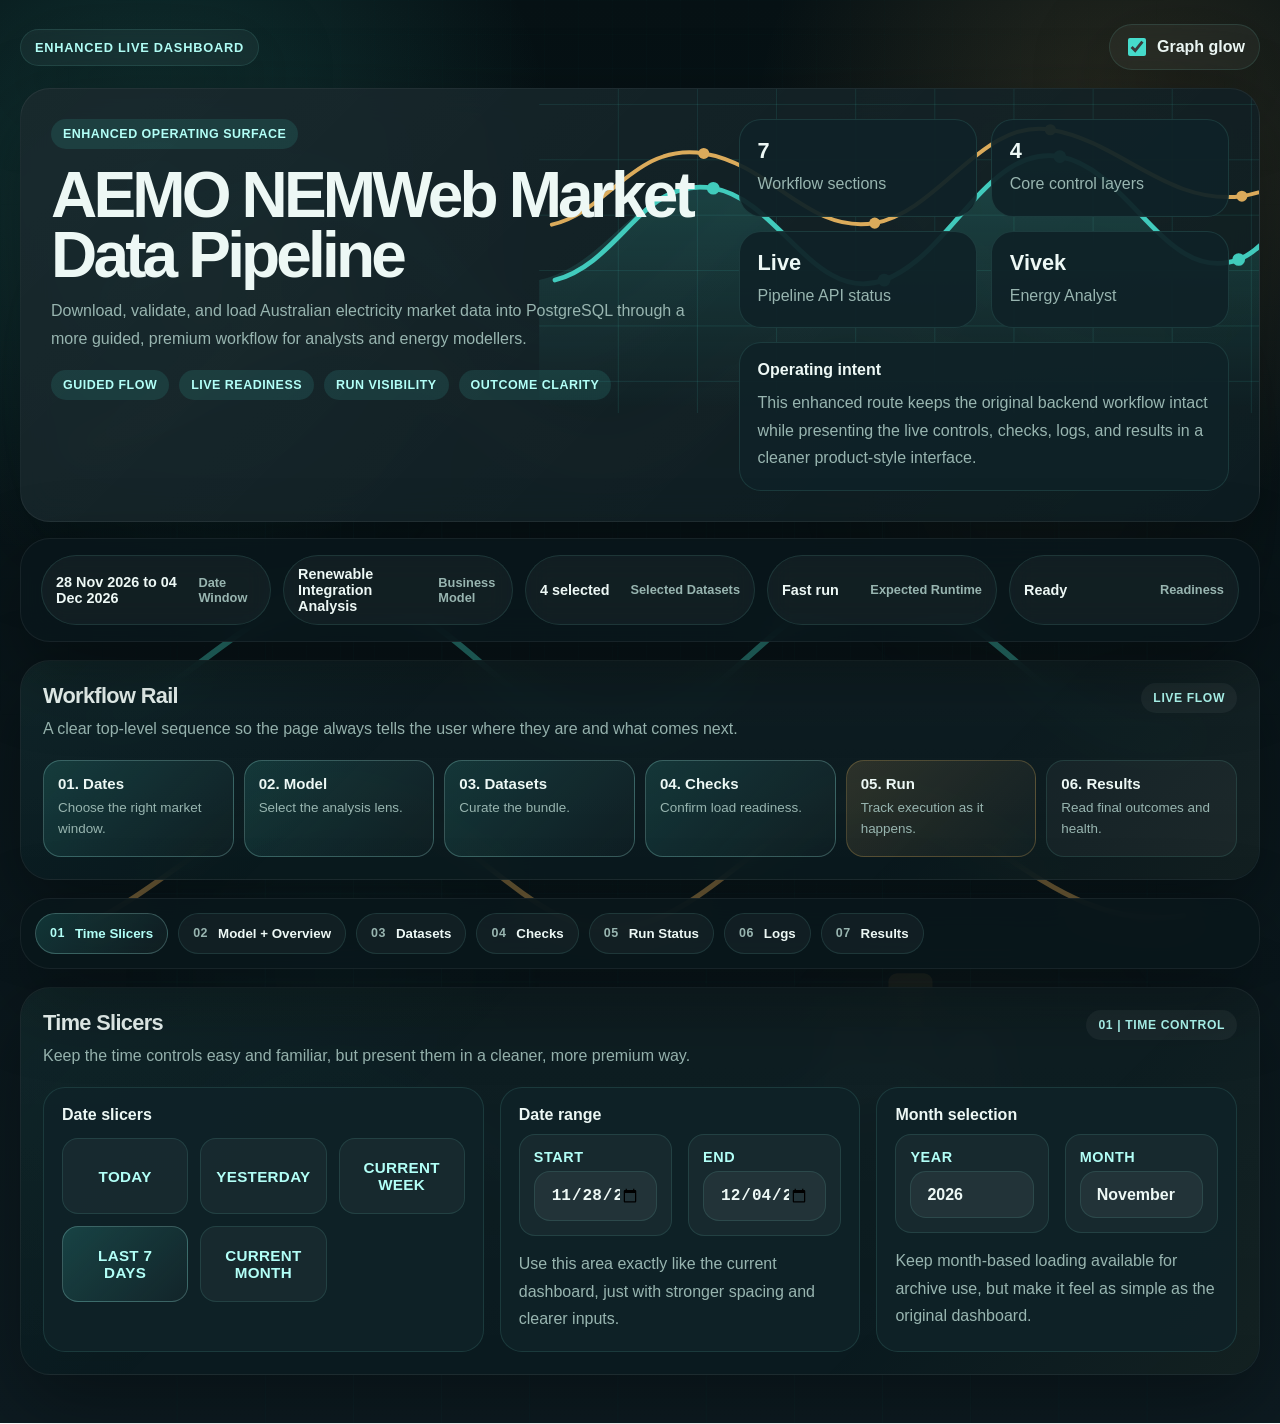
<file: docs/index.html>
<!DOCTYPE html>
<html lang="en">
<head>
  <meta charset="UTF-8" />
  <meta name="viewport" content="width=device-width, initial-scale=1.0" />
  <title>AEMO NEMWeb Market Data Pipeline | Enhanced Dashboard</title>
  <link rel="stylesheet" href="./styles.css" />
</head>
<body>
  <div class="page">
    <div class="topbar">
      <div class="chip" id="requestDemoChip">Enhanced Live Dashboard</div>
      <label class="theme-toggle" for="accentGlow">
        <input id="accentGlow" type="checkbox" checked />
        <span>Graph glow</span>
      </label>
    </div>

    <section class="hero">
      <div class="hero-grid">
        <div>
          <div class="signal">Enhanced operating surface</div>
          <h1>AEMO NEMWeb Market Data Pipeline</h1>
          <p>
            Download, validate, and load Australian electricity market data into PostgreSQL through a more
            guided, premium workflow for analysts and energy modellers.
          </p>
          <div class="mode-row" style="margin-top:18px;">
            <span class="signal">Guided flow</span>
            <span class="signal">Live readiness</span>
            <span class="signal">Run visibility</span>
            <span class="signal">Outcome clarity</span>
          </div>
        </div>
        <div class="hero-aside">
          <div class="metric-grid">
            <div class="metric-card">
              <strong>7</strong>
              <span class="muted">Workflow sections</span>
            </div>
            <div class="metric-card">
              <strong>4</strong>
              <span class="muted">Core control layers</span>
            </div>
            <div class="metric-card">
              <strong>Live</strong>
              <span class="muted">Pipeline API status</span>
            </div>
            <div class="metric-card">
              <strong>Vivek</strong>
              <span class="muted">Energy Analyst</span>
            </div>
          </div>
          <div class="panel">
            <h3>Operating intent</h3>
            <p class="muted">
              This enhanced route keeps the original backend workflow intact while presenting the live controls,
              checks, logs, and results in a cleaner product-style interface.
            </p>
          </div>
        </div>
      </div>
    </section>

    <section class="summary-bar">
      <div class="summary-grid">
        <div class="summary-pill"><strong class="summary-value" id="summaryDateWindow">Not set</strong><span class="summary-label">Date Window</span></div>
        <div class="summary-pill"><strong class="summary-value" id="summaryBusinessModel">Custom</strong><span class="summary-label">Business Model</span></div>
        <div class="summary-pill"><strong class="summary-value" id="summarySelectedDatasets">0 selected</strong><span class="summary-label">Selected Datasets</span></div>
        <div class="summary-pill"><strong class="summary-value" id="summaryExpectedRuntime">Pending</strong><span class="summary-label">Expected Runtime</span></div>
        <div class="summary-pill"><strong class="summary-value" id="summaryReadiness">Ready</strong><span class="summary-label">Readiness</span></div>
      </div>
    </section>

    <section class="section">
      <div class="section-head">
        <div>
          <h2>Workflow Rail</h2>
          <p class="section-note">A clear top-level sequence so the page always tells the user where they are and what comes next.</p>
        </div>
        <div class="step-badge">Live flow</div>
      </div>
      <div class="progress-rail">
        <div class="progress-step active"><strong>01. Dates</strong><span>Choose the right market window.</span></div>
        <div class="progress-step active"><strong>02. Model</strong><span>Select the analysis lens.</span></div>
        <div class="progress-step active"><strong>03. Datasets</strong><span>Curate the bundle.</span></div>
        <div class="progress-step active"><strong>04. Checks</strong><span>Confirm load readiness.</span></div>
        <div class="progress-step live"><strong>05. Run</strong><span>Track execution as it happens.</span></div>
        <div class="progress-step"><strong>06. Results</strong><span>Read final outcomes and health.</span></div>
      </div>
    </section>

    <div class="review-tabs">
      <button class="review-tab active" data-tab="time"><span>01</span> Time Slicers</button>
      <button class="review-tab" data-tab="model"><span>02</span> Model + Overview</button>
      <button class="review-tab" data-tab="datasets"><span>03</span> Datasets</button>
      <button class="review-tab" data-tab="checks"><span>04</span> Checks</button>
      <button class="review-tab" data-tab="run"><span>05</span> Run Status</button>
      <button class="review-tab" data-tab="logs"><span>06</span> Logs</button>
      <button class="review-tab" data-tab="results"><span>07</span> Results</button>
    </div>

    <section class="section review-panel active" id="time">
      <div class="section-head">
        <div>
          <h2>Time Slicers</h2>
          <p class="section-note">Keep the time controls easy and familiar, but present them in a cleaner, more premium way.</p>
        </div>
        <div class="step-badge">01 | Time control</div>
      </div>
      <div class="three-col">
        <div class="panel">
          <h3>Date slicers</h3>
          <div class="compact-slicer-grid">
            <button class="compact-slicer live-button" type="button" data-range="today">Today</button>
            <button class="compact-slicer live-button" type="button" data-range="yesterday">Yesterday</button>
            <button class="compact-slicer live-button" type="button" data-range="current_week">Current Week</button>
            <button class="compact-slicer live-button" type="button" data-range="last_7_days">Last 7 Days</button>
            <button class="compact-slicer live-button" type="button" data-range="current_month">Current Month</button>
          </div>
        </div>
        <div class="panel">
          <h3>Date range</h3>
          <div class="preset-grid two-col-mini">
            <div class="preset-card"><strong>Start</strong><input id="startDate" class="live-input" type="date" /></div>
            <div class="preset-card"><strong>End</strong><input id="endDate" class="live-input" type="date" /></div>
          </div>
          <p class="muted" style="margin-top:14px;">Use this area exactly like the current dashboard, just with stronger spacing and clearer inputs.</p>
        </div>
        <div class="panel">
          <h3>Month selection</h3>
          <div class="preset-grid two-col-mini">
            <div class="preset-card"><strong>Year</strong><select id="yearSelect" class="live-select"></select></div>
            <div class="preset-card"><strong>Month</strong><select id="monthSelect" class="live-select"></select></div>
          </div>
          <p class="muted" style="margin-top:14px;">Keep month-based loading available for archive use, but make it feel as simple as the original dashboard.</p>
        </div>
      </div>
    </section>

    <section class="section review-panel" id="model">
      <div class="section-head">
        <div>
          <h2>Model + Overview</h2>
          <p class="section-note">Use the original list-style model selection, but make the overview surface react visually to the selected model.</p>
        </div>
        <div class="step-badge">02 | Model fit</div>
      </div>
      <div class="model-shell">
        <div class="panel">
          <h3>Model selection</h3>
          <div class="model-select-shell">
            <select id="businessModel" class="model-select"></select>
            <div class="model-select-note">
              <strong>Selected model workflow</strong>
              <p class="muted">Keep the original dropdown behavior. Only the overview container should react visually when the selected model changes.</p>
            </div>
          </div>
        </div>
        <div class="model-overview-shell theme-renewables" id="businessModelOverview">
          <div class="model-overview-head">
            <div>
              <h3 id="businessModelOverviewTitle" style="margin:0 0 8px;">Renewable Integration Analysis</h3>
              <p id="businessModelDescription" class="muted">Best for combining demand, rooftop PV, intermittent forecasts, and SCADA context into one renewable-focused operating view.</p>
            </div>
          </div>
          <div class="model-theme-badges" id="businessModelBadgeRow"></div>
          <p id="businessModelDatasets" class="footer-note">Recommended datasets will appear here.</p>
        </div>
      </div>
    </section>

    <section class="section review-panel" id="datasets">
      <div class="section-head">
        <div>
          <h2>Datasets</h2>
          <p class="section-note">Selection controls become a real command surface with richer metadata and better states.</p>
        </div>
        <div class="step-badge">03 | Dataset curation</div>
      </div>
      <div class="panel">
        <h3>Selection controls</h3>
        <div class="action-row">
          <button id="useRecommendedButton" class="toolbar-chip live-button">Use Recommended</button>
          <button id="useEnabledButton" class="toolbar-chip live-button">Use Enabled Core</button>
          <button id="clearSelectionButton" class="toolbar-chip live-button">Clear Selection</button>
          <span class="toolbar-chip">Advanced available</span>
          <span class="toolbar-chip">Operator View</span>
        </div>
      </div>
      <div class="filter-row" style="margin:16px 0;">
        <span class="filter-chip active">All</span>
        <span class="filter-chip">Core</span>
        <span class="filter-chip">Advanced</span>
        <span class="filter-chip">Forecast</span>
        <span class="filter-chip">Constraints</span>
        <span class="filter-chip">FCAS</span>
        <span class="filter-chip">Renewables</span>
      </div>
      <div class="search-bar"><strong>Search + summary</strong><span id="selectedDatasetSummary" class="muted">Select datasets to see the live count and current bundle summary here.</span></div>
      <div id="datasetGrid" class="dataset-grid-live"></div>
      <div id="formMessage" class="form-message" style="display:none;"></div>
    </section>

    <section class="section review-panel" id="checks">
      <div class="section-head">
        <div>
          <h2>Checks</h2>
          <p class="section-note">Turn checks into a true readiness panel so users understand whether it is safe to run.</p>
        </div>
        <div class="step-badge">04 | Confidence panel</div>
      </div>
      <div class="checks-grid">
        <div class="check-card good">
          <h3>Database readiness</h3>
          <p id="dbConnectionStatus" class="muted">Database status not tested yet.</p>
          <div class="action-row" style="margin-top:14px;">
            <button id="testDbButton" class="toolbar-chip live-button">Test Database Connection</button>
            <button id="checkExistingButton" class="toolbar-chip live-button">Check Existing Data</button>
          </div>
        </div>
        <div class="check-card warn">
          <h3>Existing data check</h3>
          <div id="existingDataPanel">
            <p class="muted">No duplicate check run yet. Use Check Existing Data to populate this panel.</p>
          </div>
        </div>
      </div>
    </section>

    <section class="section review-panel" id="run">
      <div class="section-head">
        <div>
          <h2>Run Status</h2>
          <p class="section-note">This should become the visual hero during execution, with real stage emphasis and throughput context.</p>
        </div>
        <div class="step-badge">05 | Operator view</div>
      </div>
      <div class="status-grid">
        <div class="panel status-hero">
          <div class="status-top">
            <div id="currentStatusPill" class="status-chip">Idle</div>
            <div id="runtimeValue" class="runtime">00:00</div>
          </div>
          <h3 id="runHeadline" style="margin:0 0 8px;">Pipeline ready</h3>
          <p id="statusMessage" class="muted">The live state will appear here once the pipeline starts or the status API returns a current run.</p>
          <div id="processingRow" class="muted" style="margin-top:14px; display:none;">Pipeline is processing. Please keep this window open.</div>
          <div id="progressStageList" class="stage-stack">
            <div class="status-stage"><span>Waiting for run state</span><span class="stage-state pending">Pending</span></div>
          </div>
        </div>
        <div class="panel">
          <h3>Operational throughput</h3>
          <div id="summaryCards" class="score-grid">
            <div class="check-score"><strong>Idle</strong><span class="muted">Current status</span></div>
            <div class="check-score"><strong>N/A</strong><span class="muted">Date range</span></div>
            <div class="check-score"><strong>Custom</strong><span class="muted">Business model</span></div>
            <div class="check-score"><strong>0</strong><span class="muted">Rows loaded</span></div>
          </div>
          <div class="panel" style="margin-top:16px; padding:16px;">
            <h3 style="margin-top:0;">Run actions</h3>
            <div class="action-row">
              <button id="runButton" class="toolbar-chip live-button primary run">Run Pipeline</button>
              <button id="clearLogsButton" class="toolbar-chip live-button primary warn">Clear Logs</button>
            </div>
          </div>
        </div>
      </div>
    </section>

    <section class="section review-panel" id="logs">
      <div class="section-head">
        <div>
          <h2>Logs</h2>
          <p class="section-note">Keep logs simple, but improve filtering and highlight what matters.</p>
        </div>
        <div class="step-badge">06 | Signal view</div>
      </div>
      <div class="log-card">
        <div class="terminal">
          <div class="terminal-head">
            <div class="filter-row">
              <span class="filter-chip active">All</span>
              <span class="filter-chip">Info</span>
              <span class="filter-chip">Warnings</span>
              <span class="filter-chip">Errors</span>
            </div>
            <span class="mini-chip">Auto-scroll on</span>
          </div>
          <div id="logPanel" class="terminal-body">Waiting for pipeline activity...</div>
        </div>
      </div>
    </section>

    <section class="section review-panel" id="results">
      <div class="section-head">
        <div>
          <h2>Results</h2>
          <p class="section-note">Dataset results should explain outcome, not just show numbers.</p>
        </div>
        <div class="step-badge">07 | Outcome layer</div>
      </div>
      <div class="results-grid">
        <div id="resultCards" class="results-cards-grid">
          <div class="result-card warn">
            <h3>No pipeline run yet</h3>
            <p class="muted" style="margin-top:14px;">Run the pipeline to see live dataset outcomes, file counts, rows loaded, and failure reasons here.</p>
          </div>
        </div>
      </div>
      <p class="footer-note">Designed and operated by Vivek Bharadwaj Aryasomayajula, Energy Analyst.</p>
    </section>
  </div>

  <div id="contactModal" class="modal">
    <div class="modal-card">
      <h3>Live Demo Access</h3>
      <p>
        This GitHub-hosted page is a static demo of the enhanced dashboard.
        For a live walkthrough of the full Flask + PostgreSQL ETL pipeline,
        please contact me directly using any of the options below.
      </p>
      <div class="contact-grid">
        <a class="contact-btn email-btn" href="mailto:vivek.aryasomayajula@gmail.com">
          <span class="contact-icon">✉</span>
          <span>Email Me</span>
        </a>
        <a class="contact-btn github-btn" href="https://github.com/Vivekarya05" target="_blank" rel="noopener noreferrer">
          <span class="contact-icon">⌘</span>
          <span>GitHub Profile</span>
        </a>
        <a class="contact-btn linkedin-btn" href="https://www.linkedin.com/in/vivek-energy-analytics" target="_blank" rel="noopener noreferrer">
          <span class="contact-icon">in</span>
          <span>LinkedIn Profile</span>
        </a>
      </div>
      <div class="modal-actions">
        <button id="closeModalBtn" class="toolbar-chip live-button">Continue Demo</button>
      </div>
    </div>
  </div>

  <script src="./script.js"></script>
</body>
</html>
</file>
<file: docs/styles.css>
:root {
  --bg: #061114;
  --bg-2: #0d1b21;
  --panel: rgba(11, 27, 31, 0.88);
  --panel-strong: rgba(15, 35, 40, 0.94);
  --panel-soft: rgba(17, 41, 46, 0.82);
  --ink: #edf8f5;
  --muted: #98b5b0;
  --line: rgba(107, 202, 191, 0.14);
  --brand: #47dece;
  --brand-strong: #b2fff7;
  --accent: #f2bb62;
  --accent-soft: rgba(242, 187, 98, 0.16);
  --danger: #ff9587;
  --danger-soft: rgba(255, 149, 135, 0.16);
  --good-soft: rgba(71, 222, 206, 0.14);
  --shadow: 0 28px 80px rgba(0, 0, 0, 0.34);
  --radius-xl: 30px;
  --radius-lg: 22px;
  --radius-md: 16px;
}

* {
  box-sizing: border-box;
}

html,
body {
  margin: 0;
  min-height: 100%;
  font-family: "Avenir Next", "Segoe UI", Arial, sans-serif;
  color: var(--ink);
  background:
    radial-gradient(circle at 12% 12%, rgba(71, 222, 206, 0.18), transparent 24%),
    radial-gradient(circle at 88% 10%, rgba(242, 187, 98, 0.15), transparent 22%),
    linear-gradient(180deg, var(--bg) 0%, var(--bg-2) 100%);
}

body::before {
  content: "";
  position: fixed;
  inset: 0;
  pointer-events: none;
  opacity: 0.2;
  background-image:
    linear-gradient(rgba(71, 222, 206, 0.08) 1px, transparent 1px),
    linear-gradient(90deg, rgba(71, 222, 206, 0.08) 1px, transparent 1px);
  background-size: 34px 34px;
  mask-image: radial-gradient(circle at center, black 48%, transparent 100%);
}

body.low-energy::before,
body.low-energy .page::before,
body.low-energy .page::after,
body.low-energy .hero::before,
body.low-energy .model-overview-shell::before,
body.low-energy .model-overview-shell::after {
  opacity: 0.12 !important;
}

.page {
  position: relative;
  max-width: 1600px;
  margin: 0 auto;
  padding: 24px 20px 48px;
}

.page::before {
  content: "";
  position: absolute;
  inset: 100px 0 0;
  pointer-events: none;
  opacity: 0.48;
  z-index: 0;
  background-image: url("data:image/svg+xml,%3Csvg xmlns='http://www.w3.org/2000/svg' viewBox='0 0 1500 1800'%3E%3Cg fill='none' stroke='%2347dece' stroke-opacity='0.09'%3E%3Cpath d='M0 120H1500'/%3E%3Cpath d='M0 240H1500'/%3E%3Cpath d='M0 360H1500'/%3E%3Cpath d='M0 480H1500'/%3E%3Cpath d='M0 600H1500'/%3E%3Cpath d='M0 720H1500'/%3E%3Cpath d='M0 840H1500'/%3E%3Cpath d='M0 960H1500'/%3E%3Cpath d='M0 1080H1500'/%3E%3Cpath d='M0 1200H1500'/%3E%3Cpath d='M0 1320H1500'/%3E%3Cpath d='M0 1440H1500'/%3E%3Cpath d='M0 1560H1500'/%3E%3Cpath d='M0 1680H1500'/%3E%3Cpath d='M120 0V1800'/%3E%3Cpath d='M240 0V1800'/%3E%3Cpath d='M360 0V1800'/%3E%3Cpath d='M480 0V1800'/%3E%3Cpath d='M600 0V1800'/%3E%3Cpath d='M720 0V1800'/%3E%3Cpath d='M840 0V1800'/%3E%3Cpath d='M960 0V1800'/%3E%3Cpath d='M1080 0V1800'/%3E%3Cpath d='M1200 0V1800'/%3E%3Cpath d='M1320 0V1800'/%3E%3Cpath d='M1440 0V1800'/%3E%3C/g%3E%3Cpath d='M20 280 C126 236 202 100 320 118 C456 138 524 356 664 328 C816 298 888 76 1026 98 C1158 120 1266 384 1462 340' stroke='%2347dece' stroke-width='8' stroke-linecap='round' fill='none'/%3E%3Cpath d='M-20 476 C134 442 210 290 352 312 C478 332 582 500 712 486 C852 470 930 278 1060 296 C1208 316 1318 514 1520 482' stroke='%23f2bb62' stroke-width='7' stroke-linecap='round' fill='none'/%3E%3Cpath d='M26 842 C150 794 240 654 374 672 C506 688 596 888 742 856 C878 826 954 642 1094 664 C1236 686 1336 900 1492 866' stroke='%2347dece' stroke-width='8' stroke-linecap='round' fill='none'/%3E%3Cpath d='M0 1120 C110 1070 232 928 360 946 C514 968 602 1148 732 1126 C862 1104 954 932 1084 950 C1220 968 1316 1136 1490 1110' stroke='%23f2bb62' stroke-width='7' stroke-linecap='round' fill='none'/%3E%3Cpath d='M20 1480 C136 1428 230 1308 356 1324 C492 1342 582 1512 724 1490 C862 1470 952 1316 1090 1334 C1228 1352 1324 1524 1484 1490' stroke='%2347dece' stroke-width='8' stroke-linecap='round' fill='none'/%3E%3Cg fill='%2347dece' fill-opacity='0.18'%3E%3Ccircle cx='320' cy='118' r='10'/%3E%3Ccircle cx='664' cy='328' r='10'/%3E%3Ccircle cx='1026' cy='98' r='10'/%3E%3Ccircle cx='374' cy='672' r='10'/%3E%3Ccircle cx='742' cy='856' r='10'/%3E%3Ccircle cx='1094' cy='664' r='10'/%3E%3Ccircle cx='356' cy='1324' r='10'/%3E%3Ccircle cx='724' cy='1490' r='10'/%3E%3Ccircle cx='1090' cy='1334' r='10'/%3E%3C/g%3E%3Cg fill='%23f2bb62' fill-opacity='0.14'%3E%3Crect x='124' y='194' width='60' height='128' rx='12'/%3E%3Crect x='210' y='152' width='60' height='170' rx='12'/%3E%3Crect x='296' y='224' width='60' height='98' rx='12'/%3E%3Crect x='1002' y='1234' width='60' height='150' rx='12'/%3E%3Crect x='1088' y='1188' width='60' height='196' rx='12'/%3E%3Crect x='1174' y='1260' width='60' height='124' rx='12'/%3E%3C/g%3E%3C/svg%3E");
  background-repeat: no-repeat;
  background-size: 100% 100%;
  background-position: top center;
}

.page::after {
  content: "";
  position: absolute;
  inset: 100px 0 0;
  pointer-events: none;
  opacity: 0.22;
  z-index: 0;
  background:
    radial-gradient(circle at 18% 22%, rgba(71, 222, 206, 0.18), transparent 18%),
    radial-gradient(circle at 82% 28%, rgba(242, 187, 98, 0.14), transparent 20%),
    radial-gradient(circle at 26% 66%, rgba(71, 222, 206, 0.16), transparent 18%),
    radial-gradient(circle at 76% 76%, rgba(242, 187, 98, 0.12), transparent 18%);
  filter: blur(18px);
}

.page > * {
  position: relative;
  z-index: 1;
}

.topbar {
  display: flex;
  justify-content: space-between;
  align-items: center;
  gap: 16px;
  margin-bottom: 18px;
}

.chip,
.theme-toggle,
.summary-pill,
.step-badge,
.signal,
.mini-chip,
.status-chip,
.filter-chip,
.toolbar-chip {
  display: inline-flex;
  align-items: center;
  gap: 8px;
  border-radius: 999px;
  font-weight: 800;
}

.chip,
.theme-toggle,
.summary-pill {
  padding: 10px 14px;
  border: 1px solid var(--line);
  background: rgba(255, 255, 255, 0.04);
  backdrop-filter: blur(12px);
  box-shadow: var(--shadow);
}

.chip {
  color: var(--brand-strong);
  text-transform: uppercase;
  letter-spacing: 0.06em;
  font-size: 0.8rem;
  cursor: pointer;
}

.theme-toggle input {
  width: 18px;
  height: 18px;
  accent-color: var(--brand);
}

.hero,
.section,
.summary-bar {
  border-radius: var(--radius-xl);
  border: 1px solid rgba(255, 255, 255, 0.06);
  box-shadow: var(--shadow);
  backdrop-filter: blur(16px);
}

.hero {
  overflow: hidden;
  padding: 30px;
  background:
    linear-gradient(135deg, rgba(255, 255, 255, 0.06), rgba(255, 255, 255, 0.01)),
    var(--panel);
}

.hero::before {
  content: "";
  position: absolute;
  right: -40px;
  top: -40px;
  width: 760px;
  height: 420px;
  opacity: 0.9;
  background-image: url("data:image/svg+xml,%3Csvg xmlns='http://www.w3.org/2000/svg' viewBox='0 0 960 460'%3E%3Cdefs%3E%3ClinearGradient id='g1' x1='0' y1='0' x2='0' y2='1'%3E%3Cstop offset='0%25' stop-color='%2347dece' stop-opacity='0.22'/%3E%3Cstop offset='100%25' stop-color='%2347dece' stop-opacity='0'/%3E%3C/linearGradient%3E%3C/defs%3E%3Cg fill='none' stroke='%2347dece' stroke-opacity='0.16'%3E%3Cpath d='M0 70H960'/%3E%3Cpath d='M0 140H960'/%3E%3Cpath d='M0 210H960'/%3E%3Cpath d='M0 280H960'/%3E%3Cpath d='M0 350H960'/%3E%3Cpath d='M0 420H960'/%3E%3Cpath d='M100 0V460'/%3E%3Cpath d='M200 0V460'/%3E%3Cpath d='M300 0V460'/%3E%3Cpath d='M400 0V460'/%3E%3Cpath d='M500 0V460'/%3E%3Cpath d='M600 0V460'/%3E%3Cpath d='M700 0V460'/%3E%3Cpath d='M800 0V460'/%3E%3Cpath d='M900 0V460'/%3E%3C/g%3E%3Cpath d='M20 292 C104 270 130 160 220 176 C304 190 348 324 436 292 C520 262 566 120 658 136 C748 152 792 300 884 266 C910 256 930 228 944 210' stroke='%2347dece' stroke-width='6' fill='none' stroke-linecap='round'/%3E%3Cpath d='M16 222 C88 206 120 118 208 132 C294 146 340 234 424 220 C508 204 558 88 646 102 C734 116 794 198 888 186 C912 182 932 174 950 166' stroke='%23f2bb62' stroke-width='5' fill='none' stroke-linecap='round'/%3E%3Cpath d='M0 292 C90 272 126 162 220 176 C306 190 348 324 436 292 C524 260 566 122 658 136 C752 152 792 300 884 266 C918 254 940 220 960 192 V460 H0 Z' fill='url(%23g1)'/%3E%3Cg fill='%2347dece'%3E%3Ccircle cx='220' cy='176' r='8'/%3E%3Ccircle cx='436' cy='292' r='8'/%3E%3Ccircle cx='658' cy='136' r='8'/%3E%3Ccircle cx='884' cy='266' r='8'/%3E%3C/g%3E%3Cg fill='%23f2bb62'%3E%3Ccircle cx='208' cy='132' r='7'/%3E%3Ccircle cx='424' cy='220' r='7'/%3E%3Ccircle cx='646' cy='102' r='7'/%3E%3Ccircle cx='888' cy='186' r='7'/%3E%3C/g%3E%3C/svg%3E");
  background-repeat: no-repeat;
  background-size: contain;
  background-position: top right;
  pointer-events: none;
}

.hero-grid {
  position: relative;
  z-index: 1;
  display: grid;
  grid-template-columns: 1.15fr 0.85fr;
  gap: 24px;
}

h1 {
  margin: 16px 0 12px;
  font-size: clamp(2.6rem, 5vw, 5.2rem);
  line-height: 0.94;
  letter-spacing: -0.06em;
}

.hero p,
.section-note,
.muted {
  margin: 0;
  color: var(--muted);
  line-height: 1.72;
}

.mode-row,
.pill-row,
.action-row,
.filter-row,
.modal-actions {
  display: flex;
  flex-wrap: wrap;
  gap: 10px;
}

.signal {
  padding: 8px 12px;
  background: rgba(71, 222, 206, 0.12);
  color: var(--brand-strong);
  font-size: 0.78rem;
  text-transform: uppercase;
  letter-spacing: 0.04em;
}

.hero-aside {
  display: grid;
  gap: 14px;
  align-content: end;
}

.metric-grid {
  display: grid;
  grid-template-columns: 1fr 1fr;
  gap: 14px;
}

.panel,
.metric-card,
.dataset-card,
.status-stage,
.result-card,
.check-card,
.log-card,
.preset-card,
.check-score,
.search-bar {
  border-radius: var(--radius-lg);
  border: 1px solid var(--line);
  background: var(--panel-strong);
  padding: 18px;
}

.metric-card strong,
.check-score strong {
  display: block;
  font-size: 1.36rem;
  margin-bottom: 6px;
}

.summary-bar {
  position: sticky;
  top: 12px;
  z-index: 4;
  margin-top: 16px;
  padding: 16px 20px;
  background: rgba(9, 23, 27, 0.9);
}

.summary-grid {
  display: grid;
  grid-template-columns: repeat(5, minmax(0, 1fr));
  gap: 12px;
}

.summary-pill {
  justify-content: space-between;
  box-shadow: none;
}

.summary-pill strong {
  font-size: 0.9rem;
  color: var(--ink);
}

.summary-pill span {
  color: var(--muted);
  font-size: 0.8rem;
}

.section {
  margin-top: 18px;
  padding: 22px;
  background:
    linear-gradient(180deg, rgba(255,255,255,0.02), rgba(255,255,255,0)),
    var(--panel);
}

.review-tabs {
  position: sticky;
  top: 104px;
  z-index: 3;
  display: flex;
  flex-wrap: wrap;
  gap: 10px;
  margin-top: 18px;
  padding: 14px;
  border-radius: var(--radius-xl);
  border: 1px solid rgba(255, 255, 255, 0.06);
  background: rgba(9, 23, 27, 0.9);
  box-shadow: var(--shadow);
  backdrop-filter: blur(16px);
}

.review-tab {
  display: inline-flex;
  align-items: center;
  gap: 10px;
  padding: 12px 14px;
  border-radius: 999px;
  border: 1px solid var(--line);
  background: rgba(255, 255, 255, 0.04);
  color: var(--ink);
  font-weight: 800;
  cursor: pointer;
  transition: transform 0.16s ease, background 0.16s ease, border-color 0.16s ease;
}

.review-tab:hover {
  transform: translateY(-1px);
}

.review-tab.active {
  background: linear-gradient(135deg, rgba(71, 222, 206, 0.16), rgba(255,255,255,0.03));
  border-color: rgba(178, 255, 247, 0.24);
  color: var(--brand-strong);
}

.review-tab span {
  font-size: 0.78rem;
  text-transform: uppercase;
  letter-spacing: 0.04em;
  color: var(--muted);
}

.review-tab.active span {
  color: var(--brand-strong);
}

.section::before {
  content: "";
  position: absolute;
  inset: 0;
  border-radius: inherit;
  pointer-events: none;
  background:
    linear-gradient(135deg, rgba(71, 222, 206, 0.04), transparent 32%),
    linear-gradient(315deg, rgba(242, 187, 98, 0.04), transparent 28%);
}

.section > * {
  position: relative;
  z-index: 1;
}

.review-panel {
  display: none;
}

.review-panel.active {
  display: block;
}

.section-head {
  display: flex;
  justify-content: space-between;
  align-items: flex-start;
  gap: 16px;
  margin-bottom: 18px;
}

.section-head h2 {
  margin: 0 0 6px;
  font-size: 1.36rem;
  letter-spacing: -0.03em;
}

.step-badge {
  padding: 8px 12px;
  background: rgba(255, 255, 255, 0.05);
  color: var(--brand-strong);
  text-transform: uppercase;
  letter-spacing: 0.05em;
  font-size: 0.76rem;
}

.progress-rail {
  display: grid;
  grid-template-columns: repeat(6, minmax(0, 1fr));
  gap: 10px;
}

.progress-step {
  padding: 14px 14px 16px;
  border-radius: 18px;
  border: 1px solid var(--line);
  background: rgba(255, 255, 255, 0.04);
}

.progress-step strong {
  display: block;
  margin-bottom: 6px;
  font-size: 0.94rem;
}

.progress-step span {
  color: var(--muted);
  font-size: 0.84rem;
  line-height: 1.55;
}

.progress-step.active {
  background: linear-gradient(135deg, rgba(71, 222, 206, 0.14), rgba(255,255,255,0.02));
  border-color: rgba(178, 255, 247, 0.24);
}

.progress-step.live {
  background: linear-gradient(135deg, rgba(242, 187, 98, 0.14), rgba(255,255,255,0.02));
  border-color: rgba(242, 187, 98, 0.24);
}

.three-col,
.checks-grid,
.results-grid,
.model-shell,
.status-grid,
.preset-grid,
.compact-slicer-grid,
.dataset-grid-live,
.score-grid,
.results-cards-grid {
  display: grid;
  gap: 16px;
}

.three-col {
  grid-template-columns: 1.1fr 0.9fr 0.9fr;
}

.checks-grid,
.results-grid {
  grid-template-columns: 1fr 1fr;
}

.model-shell {
  grid-template-columns: 0.42fr 0.58fr;
  align-items: stretch;
}

.status-grid {
  grid-template-columns: 1.1fr 0.9fr;
  align-items: start;
}

.preset-grid.two-col-mini {
  grid-template-columns: repeat(2, minmax(0, 1fr));
}

.compact-slicer-grid {
  grid-template-columns: repeat(3, minmax(0, 1fr));
  gap: 12px;
  margin-top: 14px;
}

.compact-slicer {
  display: inline-flex;
  align-items: center;
  justify-content: center;
  min-height: 76px;
  padding: 16px 14px;
  border-radius: var(--radius-md);
  border: 1px solid var(--line);
  background: rgba(255, 255, 255, 0.04);
  color: var(--brand-strong);
  font-size: 0.95rem;
  font-weight: 900;
  letter-spacing: 0.02em;
  text-transform: uppercase;
  text-align: center;
  cursor: pointer;
  appearance: none;
}

.compact-slicer:hover {
  transform: translateY(-1px);
}

.compact-slicer.active {
  background: linear-gradient(135deg, rgba(71, 222, 206, 0.18), rgba(255,255,255,0.02));
  border-color: rgba(178, 255, 247, 0.24);
  color: var(--brand-strong);
}

.live-input,
.live-select,
.model-select {
  width: 100%;
  appearance: none;
  padding: 14px 16px;
  border-radius: 16px;
  border: 1px solid var(--line);
  background: rgba(255, 255, 255, 0.05);
  color: var(--ink);
  font-size: 1rem;
  font-weight: 700;
  outline: none;
}

.live-input:focus,
.live-select:focus,
.model-select:focus {
  border-color: rgba(178, 255, 247, 0.24);
  box-shadow: 0 0 0 3px rgba(71, 222, 206, 0.08);
}

.live-button {
  cursor: pointer;
  appearance: none;
}

.live-button.primary {
  background: linear-gradient(135deg, rgba(71, 222, 206, 0.2), rgba(255,255,255,0.03));
  color: var(--brand-strong);
}

.live-button.primary.warn {
  background: linear-gradient(135deg, rgba(242, 187, 98, 0.18), rgba(255,255,255,0.03));
  color: #ffe2af;
}

.live-button.primary.run {
  background: linear-gradient(135deg, rgba(71, 222, 206, 0.24), rgba(255,255,255,0.04));
  color: var(--brand-strong);
}

.live-button:disabled {
  opacity: 0.55;
  cursor: not-allowed;
}

.dataset-grid-live {
  grid-template-columns: repeat(2, minmax(0, 1fr));
  margin-top: 16px;
}

.dataset-toggle {
  display: grid;
  grid-template-columns: auto 1fr;
  gap: 14px;
  align-items: start;
}

.dataset-toggle input[type="checkbox"] {
  width: 20px;
  height: 20px;
  margin-top: 2px;
  accent-color: #47dece;
}

.summary-pill .summary-value {
  color: var(--ink);
  font-weight: 900;
}

.summary-pill .summary-label {
  color: var(--muted);
  font-size: 0.8rem;
}

.form-message {
  margin-top: 16px;
  padding: 14px 16px;
  border-radius: 16px;
  border: 1px solid var(--line);
  background: rgba(71, 222, 206, 0.08);
  color: var(--ink);
}

.form-message.error {
  background: rgba(255, 149, 135, 0.1);
  color: #ffd4ce;
}

.preset-card,
.check-score,
.toolbar-chip,
.search-bar {
  border-radius: var(--radius-md);
  border: 1px solid var(--line);
  background: rgba(255, 255, 255, 0.04);
}

.preset-card,
.check-score,
.search-bar {
  padding: 14px;
}

.preset-card strong,
.search-bar strong {
  display: block;
  margin-bottom: 6px;
  font-size: 0.9rem;
  color: var(--brand-strong);
  text-transform: uppercase;
  letter-spacing: 0.04em;
}

.toolbar-chip {
  padding: 12px 14px;
  color: var(--muted);
}

.mini-chip {
  padding: 7px 11px;
  font-size: 0.78rem;
  background: rgba(71, 222, 206, 0.1);
  color: var(--brand-strong);
}

.filter-chip {
  padding: 8px 12px;
  background: rgba(255, 255, 255, 0.05);
  color: var(--ink);
  border: 1px solid var(--line);
}

.filter-chip.active {
  background: linear-gradient(135deg, rgba(71, 222, 206, 0.16), rgba(255,255,255,0.03));
  color: var(--brand-strong);
}

.model-select-shell {
  display: grid;
  gap: 14px;
}

.model-select {
  padding: 16px 18px;
  border-radius: 18px;
  background:
    linear-gradient(135deg, rgba(255,255,255,0.05), rgba(255,255,255,0.02)),
    var(--panel-soft);
  box-shadow: inset 0 1px 0 rgba(255,255,255,0.04);
}

.model-select-note {
  padding: 16px 18px;
  border-radius: 18px;
  border: 1px solid var(--line);
  background: rgba(255, 255, 255, 0.04);
}

.model-select-note strong {
  display: block;
  margin-bottom: 8px;
  font-size: 0.96rem;
}

.model-overview-shell {
  position: relative;
  overflow: hidden;
  min-height: 360px;
  border-radius: var(--radius-lg);
  border: 1px solid var(--line);
  background: linear-gradient(145deg, rgba(71, 222, 206, 0.08), rgba(255,255,255,0.02)), var(--panel-strong);
  padding: 22px;
  transition: background 0.2s ease, border-color 0.2s ease, box-shadow 0.2s ease;
  box-shadow: inset 0 1px 0 rgba(255,255,255,0.05);
}

.model-overview-shell::before {
  content: "";
  position: absolute;
  inset: 0;
  opacity: 1;
  pointer-events: none;
  background-repeat: no-repeat;
  background-size: 100% 100%;
  background-position: center;
  transition: opacity 0.2s ease, filter 0.2s ease;
  filter: saturate(1.18);
}

.model-overview-shell::after {
  content: "";
  position: absolute;
  inset: 0;
  pointer-events: none;
  transition: background 0.2s ease;
}

.model-overview-shell > * {
  position: relative;
  z-index: 1;
}

.model-overview-shell.theme-renewables {
  background: linear-gradient(145deg, rgba(71, 222, 206, 0.2), rgba(255,255,255,0.03)), var(--panel-strong);
  border-color: rgba(178, 255, 247, 0.24);
  box-shadow: 0 24px 54px rgba(71, 222, 206, 0.12);
}

.model-overview-shell.theme-renewables::before {
  background-image: url("data:image/svg+xml,%3Csvg xmlns='http://www.w3.org/2000/svg' viewBox='0 0 880 420'%3E%3Cg fill='none' stroke='%2347dece' stroke-opacity='0.18'%3E%3Cpath d='M0 70H880'/%3E%3Cpath d='M0 140H880'/%3E%3Cpath d='M0 210H880'/%3E%3Cpath d='M0 280H880'/%3E%3Cpath d='M0 350H880'/%3E%3Cpath d='M88 0V420'/%3E%3Cpath d='M176 0V420'/%3E%3Cpath d='M264 0V420'/%3E%3Cpath d='M352 0V420'/%3E%3Cpath d='M440 0V420'/%3E%3Cpath d='M528 0V420'/%3E%3Cpath d='M616 0V420'/%3E%3Cpath d='M704 0V420'/%3E%3Cpath d='M792 0V420'/%3E%3C/g%3E%3Cpath d='M0 288 C116 276 162 156 248 178 C346 202 398 346 486 322 C586 294 644 112 730 136 C802 156 836 214 880 210' stroke='%2347dece' stroke-width='9' fill='none' stroke-linecap='round'/%3E%3Cpath d='M8 220 C102 210 150 132 232 148 C320 166 380 246 458 236 C554 224 610 82 694 94 C770 104 820 150 872 144' stroke='%23f2bb62' stroke-width='6' fill='none' stroke-linecap='round'/%3E%3Cg fill='%2347dece' fill-opacity='0.22'%3E%3Ccircle cx='248' cy='178' r='9'/%3E%3Ccircle cx='486' cy='322' r='9'/%3E%3Ccircle cx='730' cy='136' r='9'/%3E%3C/g%3E%3Cg fill='%2347dece' fill-opacity='0.14'%3E%3Crect x='108' y='234' width='56' height='110' rx='10'/%3E%3Crect x='186' y='188' width='56' height='156' rx='10'/%3E%3Crect x='264' y='254' width='56' height='90' rx='10'/%3E%3Crect x='690' y='176' width='56' height='168' rx='10'/%3E%3C/svg%3E");
}

.model-overview-shell.theme-renewables::after {
  background:
    radial-gradient(circle at 78% 18%, rgba(71, 222, 206, 0.24), transparent 22%),
    linear-gradient(135deg, rgba(71, 222, 206, 0.08), transparent 36%);
}

.model-overview-shell.theme-price {
  background: linear-gradient(145deg, rgba(242, 187, 98, 0.2), rgba(255,255,255,0.03)), var(--panel-strong);
  border-color: rgba(242, 187, 98, 0.24);
  box-shadow: 0 24px 54px rgba(242, 187, 98, 0.12);
}

.model-overview-shell.theme-price::before {
  background-image: url("data:image/svg+xml,%3Csvg xmlns='http://www.w3.org/2000/svg' viewBox='0 0 880 420'%3E%3Cg fill='none' stroke='%23f2bb62' stroke-opacity='0.18'%3E%3Cpath d='M0 70H880'/%3E%3Cpath d='M0 140H880'/%3E%3Cpath d='M0 210H880'/%3E%3Cpath d='M0 280H880'/%3E%3Cpath d='M0 350H880'/%3E%3Cpath d='M88 0V420'/%3E%3Cpath d='M176 0V420'/%3E%3Cpath d='M264 0V420'/%3E%3Cpath d='M352 0V420'/%3E%3Cpath d='M440 0V420'/%3E%3Cpath d='M528 0V420'/%3E%3Cpath d='M616 0V420'/%3E%3Cpath d='M704 0V420'/%3E%3Cpath d='M792 0V420'/%3E%3C/g%3E%3Cpath d='M16 322 C108 286 148 96 244 120 C338 144 368 336 470 286 C574 236 622 48 724 78 C794 98 840 246 874 216' stroke='%23f2bb62' stroke-width='9' fill='none' stroke-linecap='round'/%3E%3Cpath d='M18 250 C108 236 154 178 238 188 C326 198 386 270 470 258 C564 246 626 150 712 160 C792 170 842 214 874 206' stroke='%2347dece' stroke-width='6' fill='none' stroke-linecap='round'/%3E%3Cg fill='%23f2bb62' fill-opacity='0.18'%3E%3Ccircle cx='244' cy='120' r='9'/%3E%3Ccircle cx='470' cy='286' r='9'/%3E%3Ccircle cx='724' cy='78' r='9'/%3E%3C/g%3E%3Cg fill='%23f2bb62' fill-opacity='0.14'%3E%3Crect x='548' y='210' width='54' height='126' rx='10'/%3E%3Crect x='626' y='154' width='54' height='182' rx='10'/%3E%3Crect x='704' y='104' width='54' height='232' rx='10'/%3E%3C/svg%3E");
}

.model-overview-shell.theme-price::after {
  background:
    radial-gradient(circle at 80% 18%, rgba(242, 187, 98, 0.22), transparent 22%),
    linear-gradient(135deg, rgba(242, 187, 98, 0.08), transparent 36%);
}

.model-overview-shell.theme-constraints {
  background: linear-gradient(145deg, rgba(125, 174, 255, 0.2), rgba(255,255,255,0.03)), var(--panel-strong);
  border-color: rgba(125, 174, 255, 0.22);
  box-shadow: 0 24px 54px rgba(125, 174, 255, 0.12);
}

.model-overview-shell.theme-constraints::before {
  background-image: url("data:image/svg+xml,%3Csvg xmlns='http://www.w3.org/2000/svg' viewBox='0 0 880 420'%3E%3Cg fill='none' stroke='%237daeff' stroke-opacity='0.18'%3E%3Cpath d='M0 70H880'/%3E%3Cpath d='M0 140H880'/%3E%3Cpath d='M0 210H880'/%3E%3Cpath d='M0 280H880'/%3E%3Cpath d='M0 350H880'/%3E%3Cpath d='M88 0V420'/%3E%3Cpath d='M176 0V420'/%3E%3Cpath d='M264 0V420'/%3E%3Cpath d='M352 0V420'/%3E%3Cpath d='M440 0V420'/%3E%3Cpath d='M528 0V420'/%3E%3Cpath d='M616 0V420'/%3E%3Cpath d='M704 0V420'/%3E%3Cpath d='M792 0V420'/%3E%3C/g%3E%3Cg stroke='%237daeff' stroke-width='5.5' stroke-linecap='round'%3E%3Cpath d='M96 108 L274 178 L454 102 L638 214 L824 126'/%3E%3Cpath d='M100 296 L274 236 L454 308 L638 182 L820 262'/%3E%3C/g%3E%3Cg fill='%237daeff' fill-opacity='0.22'%3E%3Ccircle cx='96' cy='108' r='10'/%3E%3Ccircle cx='274' cy='178' r='10'/%3E%3Ccircle cx='454' cy='102' r='10'/%3E%3Ccircle cx='638' cy='214' r='10'/%3E%3Ccircle cx='824' cy='126' r='10'/%3E%3Ccircle cx='100' cy='296' r='10'/%3E%3Ccircle cx='274' cy='236' r='10'/%3E%3Ccircle cx='454' cy='308' r='10'/%3E%3Ccircle cx='638' cy='182' r='10'/%3E%3Ccircle cx='820' cy='262' r='10'/%3E%3C/g%3E%3Cg fill='%237daeff' fill-opacity='0.14'%3E%3Crect x='232' y='116' width='72' height='34' rx='14'/%3E%3Crect x='598' y='222' width='72' height='34' rx='14'/%3E%3C/svg%3E");
}

.model-overview-shell.theme-constraints::after {
  background:
    radial-gradient(circle at 80% 18%, rgba(125, 174, 255, 0.24), transparent 22%),
    linear-gradient(135deg, rgba(125, 174, 255, 0.08), transparent 36%);
}

.model-overview-head {
  margin-bottom: 14px;
}

.model-theme-badges {
  display: flex;
  flex-wrap: wrap;
  gap: 10px;
  margin-top: 14px;
}

.model-theme-chip {
  padding: 8px 12px;
  border-radius: 999px;
  font-size: 0.78rem;
  font-weight: 900;
  background: rgba(255, 255, 255, 0.08);
  color: var(--ink);
}

.model-overview-shell.theme-price .model-theme-chip {
  background: rgba(242, 187, 98, 0.14);
  color: #ffd996;
}

.model-overview-shell.theme-renewables .model-theme-chip {
  background: rgba(71, 222, 206, 0.14);
  color: var(--brand-strong);
}

.model-overview-shell.theme-constraints .model-theme-chip {
  background: rgba(125, 174, 255, 0.14);
  color: #c7dbff;
}

.panel h3,
.dataset-card h3,
.result-card h3,
.check-card h3,
.log-card h3 {
  margin: 0 0 10px;
  font-size: 1rem;
}

.dataset-card {
  position: relative;
  overflow: hidden;
}

.dataset-card::before {
  content: "";
  position: absolute;
  inset: 0 auto 0 0;
  width: 4px;
  background: linear-gradient(180deg, var(--brand), transparent);
}

.dataset-card.recommended::after {
  content: "Recommended";
  position: absolute;
  right: 16px;
  top: 16px;
  padding: 6px 10px;
  border-radius: 999px;
  font-size: 0.74rem;
  font-weight: 900;
  text-transform: uppercase;
  letter-spacing: 0.04em;
  background: rgba(71, 222, 206, 0.14);
  color: var(--brand-strong);
}

.check-card.good {
  background: linear-gradient(145deg, rgba(71, 222, 206, 0.08), rgba(255,255,255,0.02)), var(--panel-strong);
}

.check-card.warn {
  background: linear-gradient(145deg, rgba(242, 187, 98, 0.08), rgba(255,255,255,0.02)), var(--panel-strong);
}

.status-hero {
  min-height: 340px;
}

.status-top {
  display: flex;
  justify-content: space-between;
  align-items: center;
  gap: 16px;
  margin-bottom: 14px;
}

.status-chip {
  padding: 8px 12px;
  font-size: 0.78rem;
  text-transform: uppercase;
  letter-spacing: 0.04em;
  background: var(--accent-soft);
  color: var(--accent);
}

.runtime {
  font-size: 2.8rem;
  font-weight: 900;
  letter-spacing: -0.06em;
}

.stage-stack {
  display: grid;
  gap: 10px;
  margin-top: 16px;
}

.status-stage {
  display: flex;
  justify-content: space-between;
  align-items: center;
  gap: 12px;
  padding: 12px 14px;
}

.stage-state {
  padding: 6px 10px;
  border-radius: 999px;
  font-size: 0.76rem;
  font-weight: 900;
}

.stage-state.done {
  background: var(--good-soft);
  color: var(--brand-strong);
}

.stage-state.live {
  background: var(--accent-soft);
  color: var(--accent);
}

.stage-state.pending {
  background: rgba(255, 255, 255, 0.06);
  color: var(--muted);
}

.score-grid {
  grid-template-columns: repeat(4, minmax(0, 1fr));
  margin-top: 14px;
}

.results-cards-grid {
  grid-template-columns: 1fr 1fr;
}

.result-card.good {
  background: linear-gradient(145deg, rgba(71, 222, 206, 0.08), rgba(255,255,255,0.02)), var(--panel-strong);
}

.result-card.warn {
  background: linear-gradient(145deg, rgba(242, 187, 98, 0.08), rgba(255,255,255,0.02)), var(--panel-strong);
}

.result-card.fail {
  background: linear-gradient(145deg, rgba(255, 149, 135, 0.08), rgba(255,255,255,0.02)), var(--panel-strong);
}

.log-card {
  background: #071217;
}

.terminal {
  min-height: 300px;
  padding: 0;
  border-radius: 18px;
  background: #061015;
  border: 1px solid rgba(71, 222, 206, 0.12);
  overflow: hidden;
}

.terminal-head {
  display: flex;
  justify-content: space-between;
  align-items: center;
  gap: 12px;
  padding: 14px 16px;
  border-bottom: 1px solid rgba(71, 222, 206, 0.1);
  background: rgba(255, 255, 255, 0.02);
}

.terminal-body {
  padding: 16px;
  font-family: "SFMono-Regular", Consolas, monospace;
  font-size: 0.86rem;
  line-height: 1.58;
  color: #dff8f3;
  white-space: pre-wrap;
}

.footer-note {
  margin-top: 18px;
  color: var(--muted);
  font-size: 0.92rem;
}

.modal {
  position: fixed;
  inset: 0;
  background: rgba(8, 15, 17, 0.56);
  display: none;
  align-items: center;
  justify-content: center;
  padding: 20px;
  z-index: 999;
}

.modal.show {
  display: flex;
}

.modal-card {
  width: min(560px, 100%);
  background: rgba(15, 35, 40, 0.98);
  color: var(--ink);
  border-radius: 24px;
  padding: 24px;
  box-shadow: var(--shadow);
  border: 1px solid var(--line);
}

.modal-card h3 {
  margin-top: 0;
}

.contact-grid {
  display: grid;
  gap: 12px;
  margin-top: 18px;
  margin-bottom: 18px;
}

.contact-btn {
  display: flex;
  align-items: center;
  gap: 12px;
  padding: 14px 16px;
  border-radius: 16px;
  text-decoration: none;
  font-weight: 800;
  border: 1px solid var(--line);
  transition: 0.15s ease;
  background: rgba(255, 255, 255, 0.04);
  color: var(--ink);
}

.contact-btn:hover {
  transform: translateY(-1px);
}

.contact-icon {
  width: 36px;
  height: 36px;
  border-radius: 999px;
  display: inline-flex;
  align-items: center;
  justify-content: center;
  font-size: 1rem;
  font-weight: 900;
  flex-shrink: 0;
}

.email-btn .contact-icon {
  background: rgba(255, 149, 135, 0.16);
  color: #ffb6ad;
}

.github-btn .contact-icon {
  background: rgba(255, 255, 255, 0.08);
  color: #f3f7f8;
}

.linkedin-btn .contact-icon {
  background: rgba(10, 102, 194, 0.18);
  color: #8cc3ff;
}

@media (max-width: 1260px) {
  .hero-grid,
  .summary-grid,
  .progress-rail,
  .three-col,
  .checks-grid,
  .results-grid,
  .model-shell,
  .status-grid,
  .metric-grid,
  .preset-grid,
  .score-grid,
  .compact-slicer-grid,
  .results-cards-grid,
  .dataset-grid-live {
    grid-template-columns: 1fr;
  }
}

@media (max-width: 760px) {
  .page {
    padding: 18px 14px 30px;
  }

  .hero,
  .section,
  .summary-bar {
    padding: 20px;
  }

  .topbar,
  .section-head,
  .status-top,
  .terminal-head {
    flex-direction: column;
    align-items: flex-start;
  }
}
</file>
